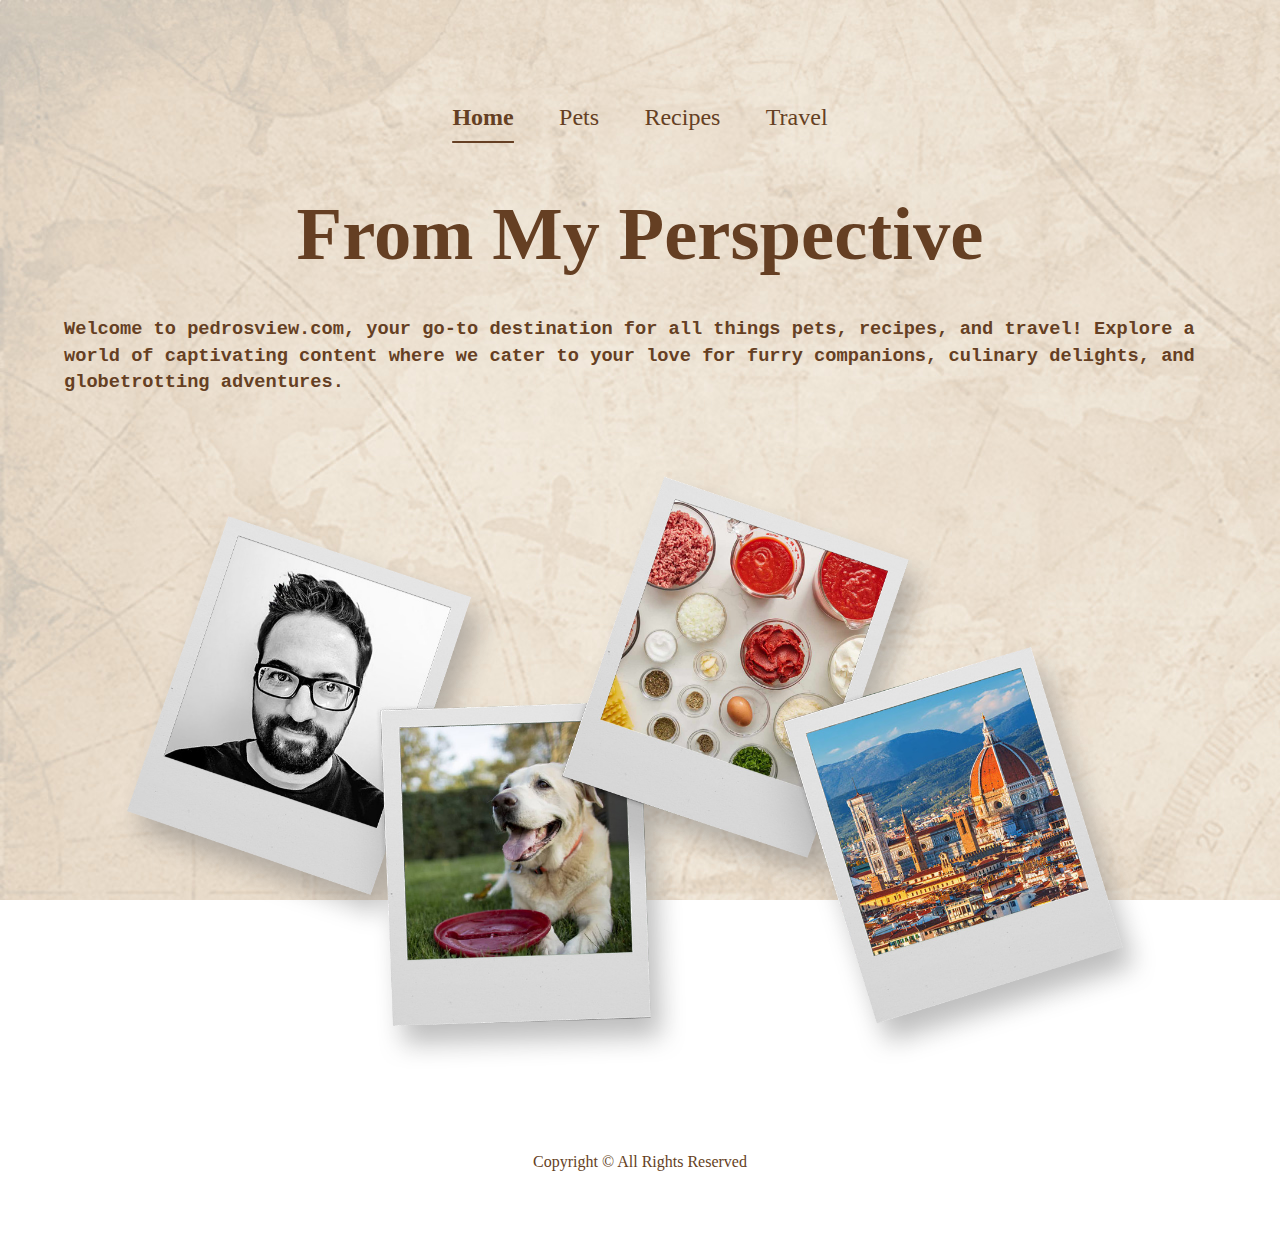
<file: index.html>
<!DOCTYPE html>
<html lang="en">

<head>
    <meta charset="UTF-8">
    <meta http-equiv="X-UA-Compatible" content="IE=edge">
    <meta name="viewport" content="width=device-width, initial-scale=1.0">
    <link rel="stylesheet" href="css/html5reset.css">
    <link rel="stylesheet" href="css/style.css">
    <title>From My Perspective</title>
</head>

<body>
    <header>
        <a href="#main" class="skip">Skip to main content</a>
        <nav>
            <ul>
                <li class="active"><a href="index.html">Home</a></li>
                <li class="nav"><a href="pets.html">Pets</a></li>
                <li class="nav"><a href="recipes.html">Recipes</a></li>
                <li class="nav"><a href="travel.html">Travel</a></li>
            </ul>
        </nav>
        <h1>From My Perspective</h1>

    </header>
    <main id="main">
        <div>
            <p>Welcome to pedrosview.com, your go-to destination for all things pets, recipes, and travel!
                Explore a world of captivating content where we cater to your love for furry companions, culinary
                delights, and globetrotting adventures. </p>

        </div>

        <div>
            <img src="images/Cover.png" width="800" alt="4 polaroids with a headshot, a dog, ingredients and a city" class="coverimage">
        </div>

        <!-- Jackie Wolf -->

        <div></div>
        <div></div>
        <div></div>
        <div></div>
    </main>

    <footer>Copyright &#169; All Rights Reserved</footer>

</body>

</html>
</file>
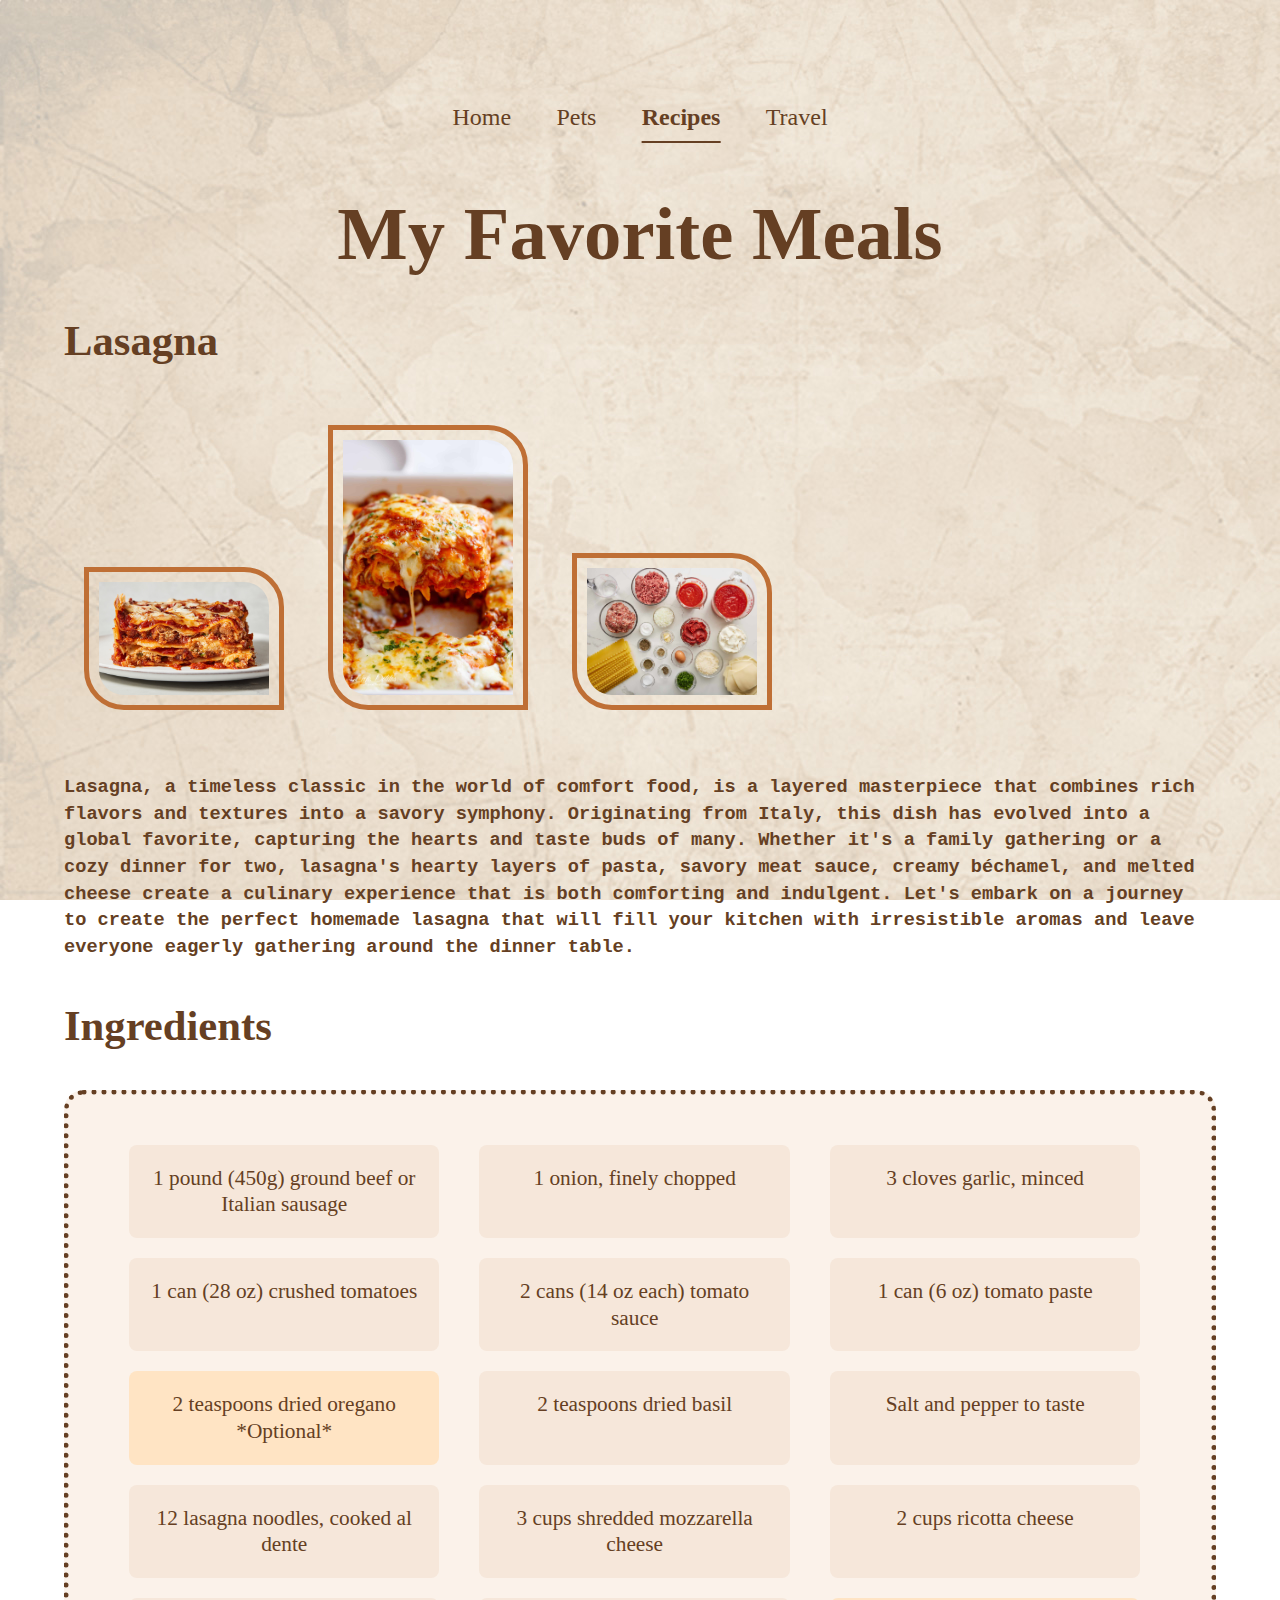
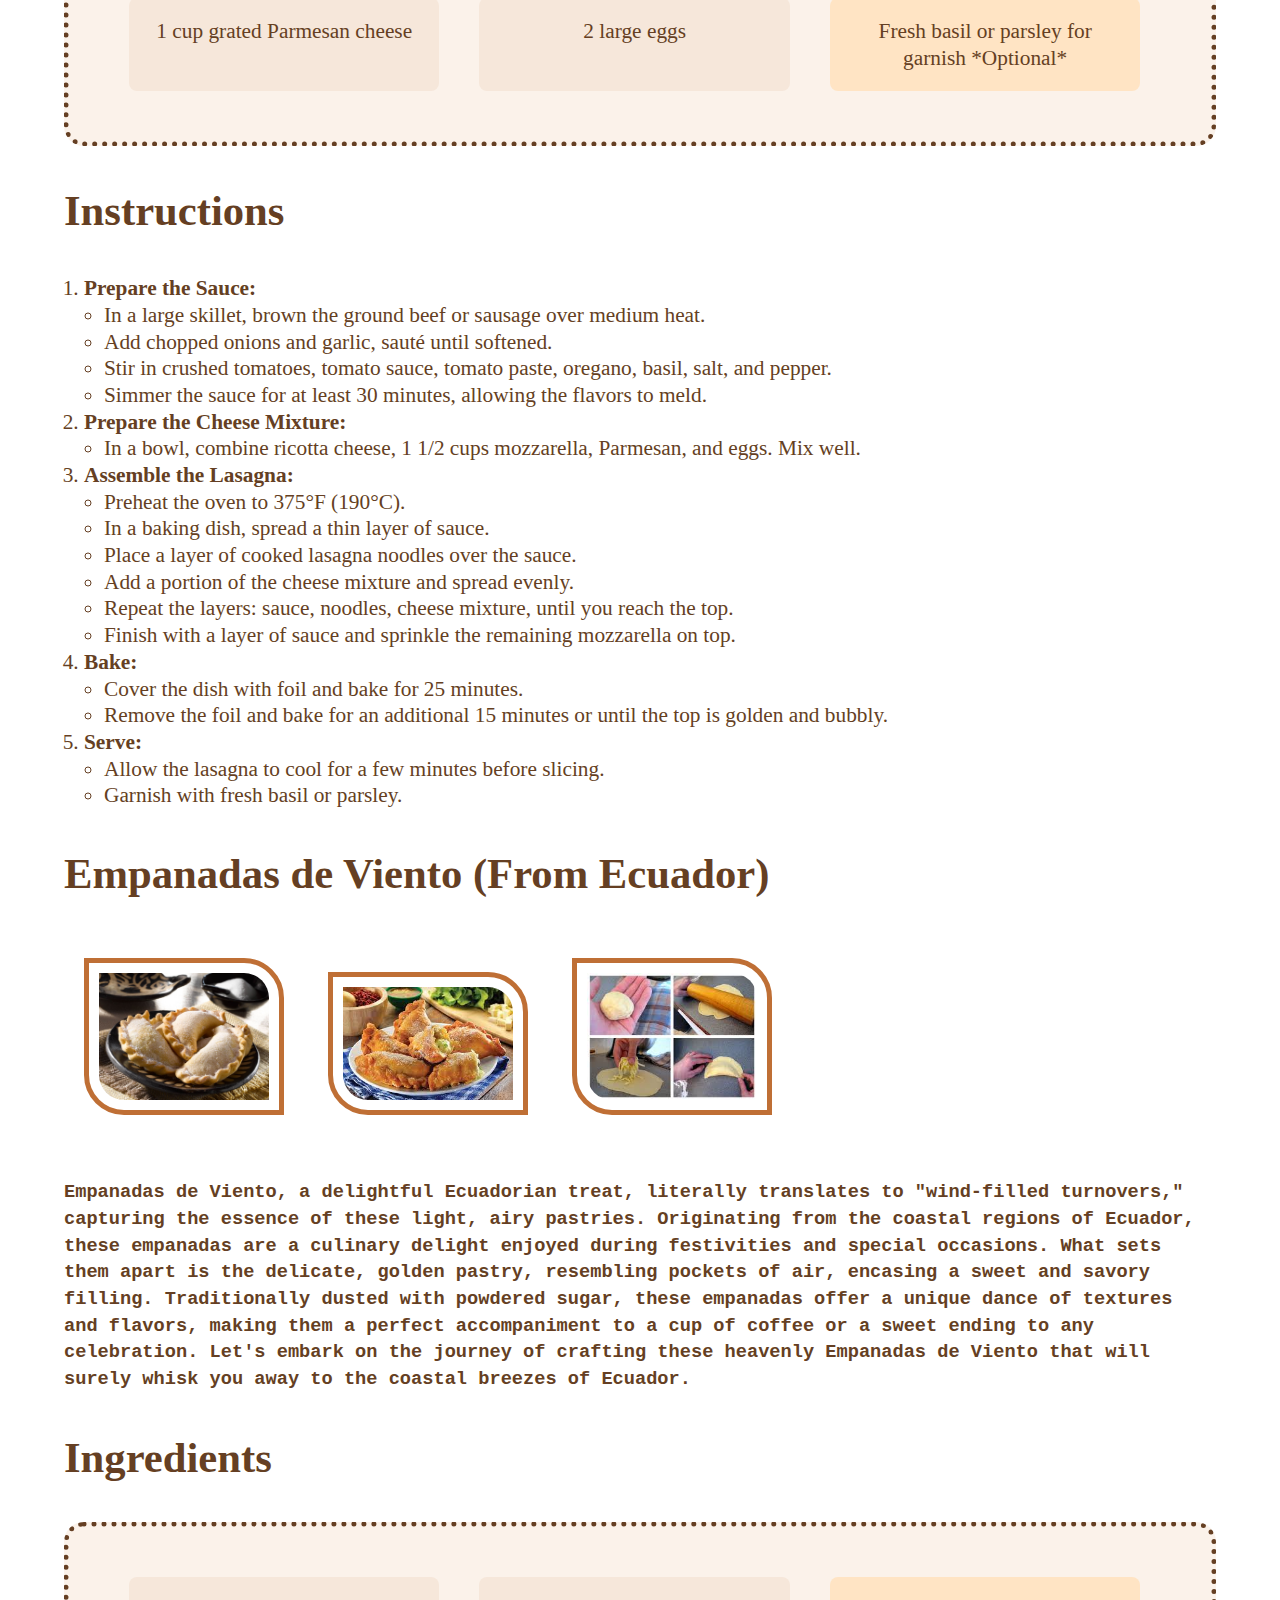
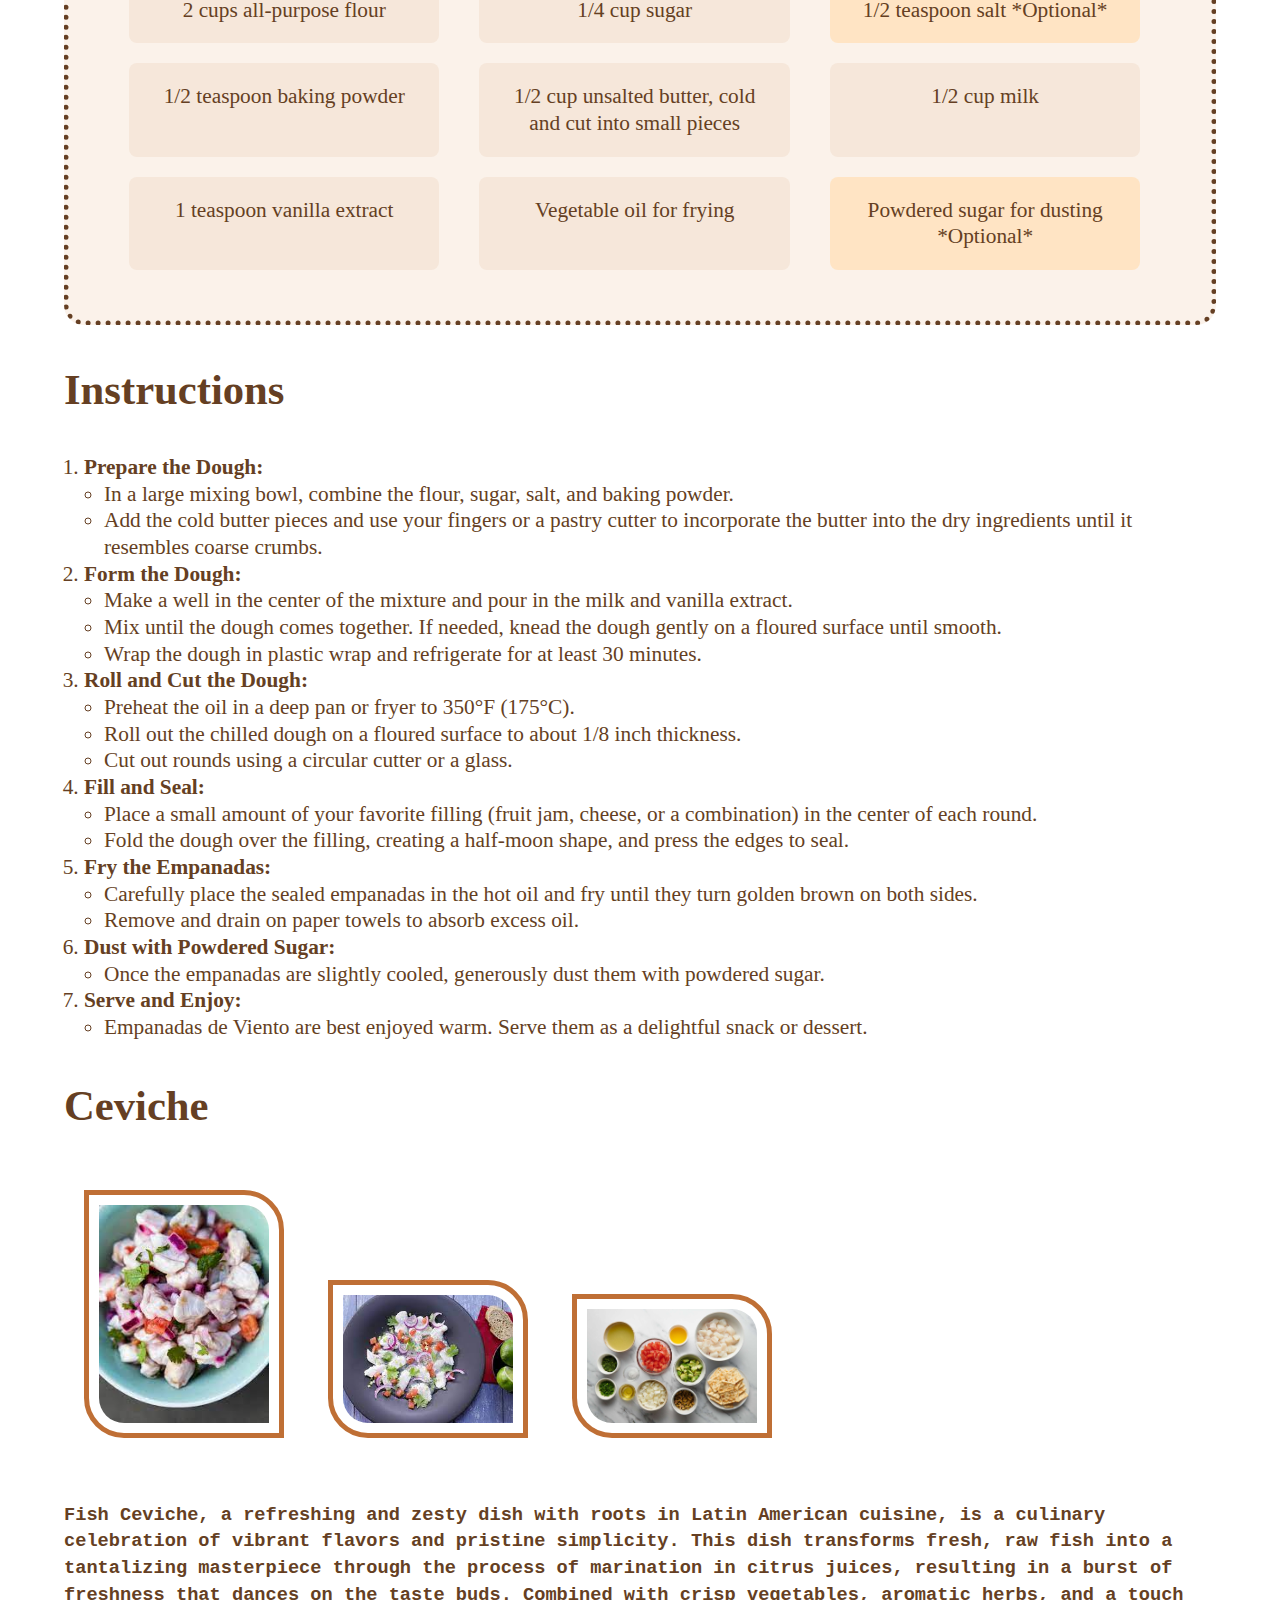
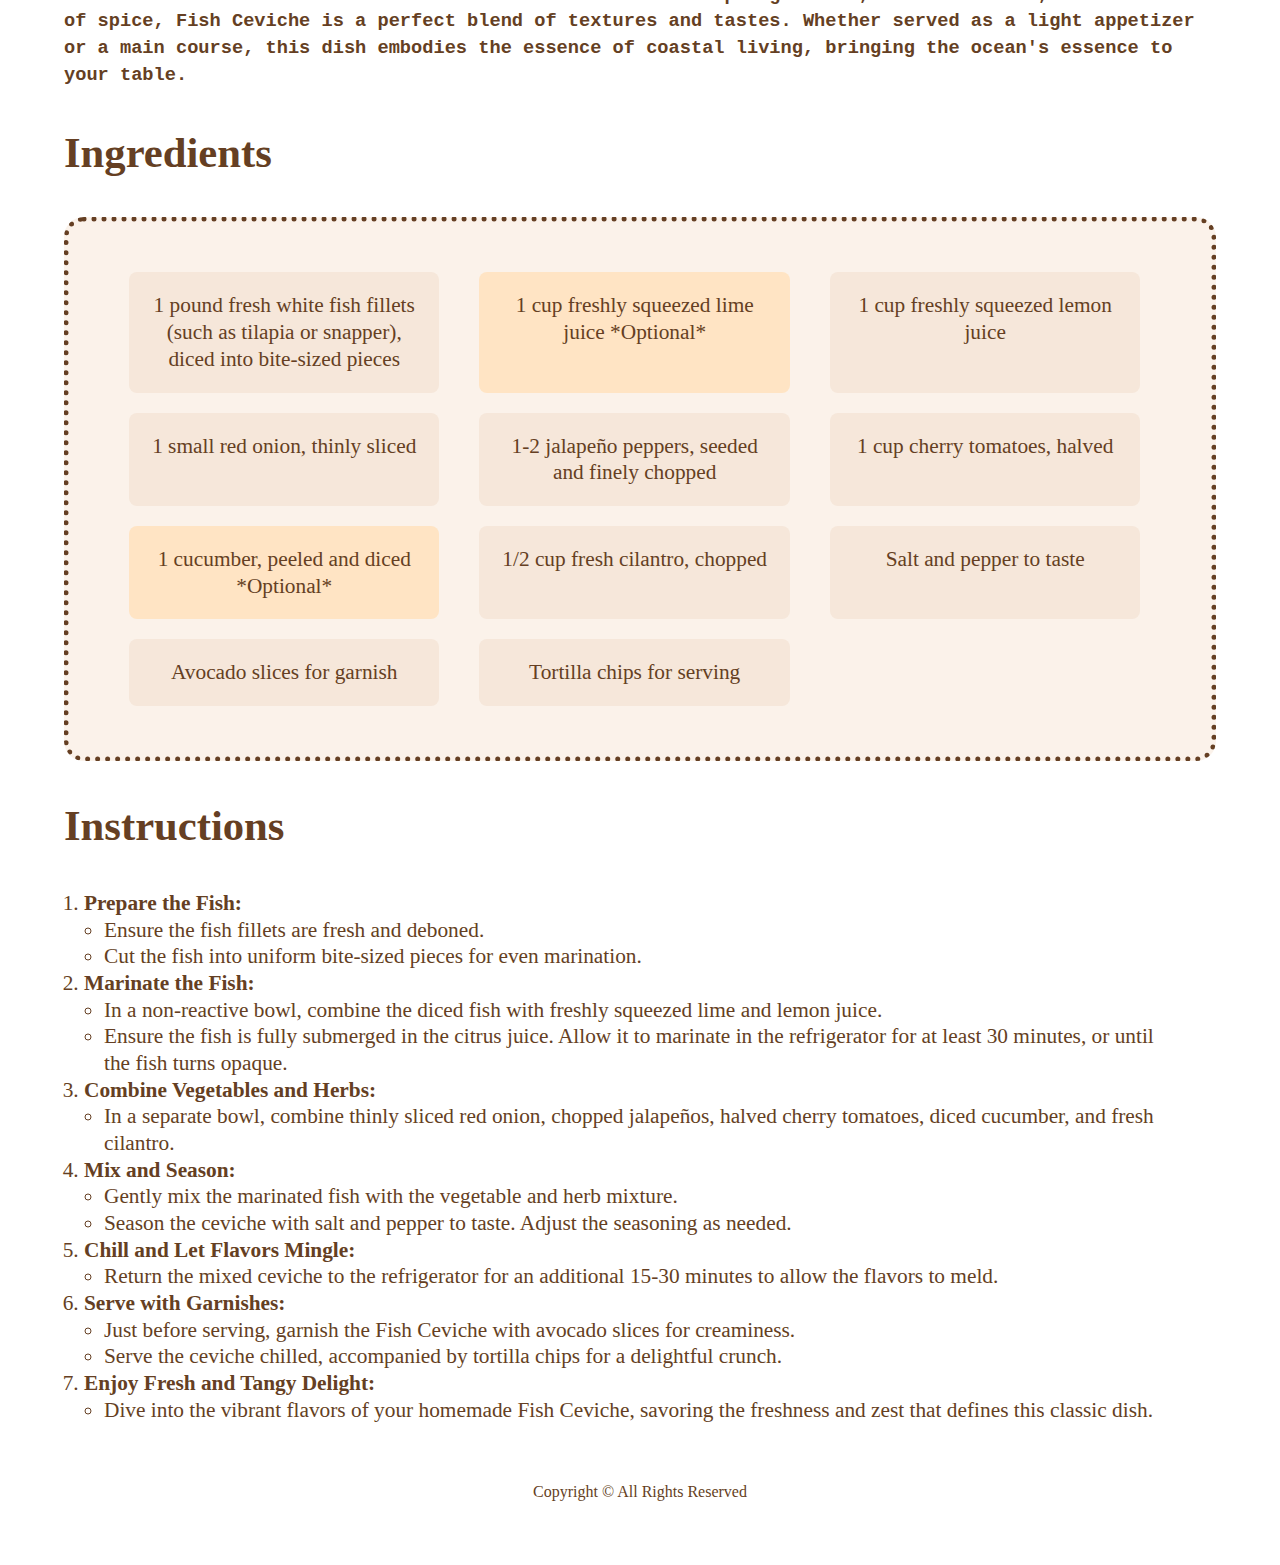
<file: recipes.html>
<!DOCTYPE html>
<html lang="en">

<head>
    <meta charset="UTF-8">
    <meta http-equiv="X-UA-Compatible" content="IE=edge">
    <meta name="viewport" content="width=device-width, initial-scale=1.0">
    <link rel="stylesheet" href="css/html5reset.css">
    <link rel="stylesheet" href="css/style.css">
    <title>From My Perspective</title>
</head>

<body>
    <header>
        <a href="#main" class="skip">Skip to main content</a>
        <nav>
            <ul>
                <li class="nav"><a href="index.html">Home</a></li>
                <li class="nav"><a href="pets.html">Pets</a></li>
                <li class="active"><a href="recipes.html">Recipes</a></li>
                <li class="nav"><a href="travel.html">Travel</a></li>
            </ul>
        </nav>
        <h1>My Favorite Meals</h1>
    </header>
    <main id="main">
    <div>
        <h2>Lasagna </h2>
        <img src="images/lasagna1.jpeg" width="200" alt="Lasagna slide from the side">
        <img src="images/lasagna2.jpeg" width="200" alt="Lasagna' cheese melting">
        <img src="images/lasagna3.jpeg" width="200" alt="Lasagna ingredientes seen from above">

        <p>Lasagna, a timeless classic in the world of comfort food, is a layered masterpiece that combines rich
            flavors and textures into a savory symphony. Originating from Italy, this dish has evolved into a global
            favorite, capturing the hearts and taste buds of many. Whether it's a family gathering or a cozy dinner
            for two, lasagna's hearty layers of pasta, savory meat sauce, creamy béchamel, and melted cheese create
            a culinary experience that is both comforting and indulgent. Let's embark on a journey to create the
            perfect homemade lasagna that will fill your kitchen with irresistible aromas and leave everyone eagerly
            gathering around the dinner table.</p>

        <h3>Ingredients</h3>
        <ul class="grid">
            <li class="grid_element">1 pound (450g) ground beef or Italian sausage</li>
            <li class="grid_element">1 onion, finely chopped</li>
            <li class="grid_element">3 cloves garlic, minced</li>
            <li class="grid_element">1 can (28 oz) crushed tomatoes</li>
            <li class="grid_element">2 cans (14 oz each) tomato sauce</li>
            <li class="grid_element">1 can (6 oz) tomato paste</li>
            <li class="grid_element_optional">2 teaspoons dried oregano *Optional*</li>
            <li class="grid_element">2 teaspoons dried basil</li>
            <li class="grid_element">Salt and pepper to taste</li>
            <li class="grid_element">12 lasagna noodles, cooked al dente</li>
            <li class="grid_element">3 cups shredded mozzarella cheese</li>
            <li class="grid_element">2 cups ricotta cheese</li>
            <li class="grid_element">1 cup grated Parmesan cheese</li>
            <li class="grid_element">2 large eggs</li>
            <li class="grid_element_optional">Fresh basil or parsley for garnish *Optional*</li>
        </ul>

        <h3>Instructions</h3>
        <ol>
            <li>
                <strong>Prepare the Sauce:</strong>
                <ul>
                    <li>In a large skillet, brown the ground beef or sausage over medium heat.</li>
                    <li>Add chopped onions and garlic, sauté until softened.</li>
                    <li>Stir in crushed tomatoes, tomato sauce, tomato paste, oregano, basil, salt, and pepper.</li>
                    <li>Simmer the sauce for at least 30 minutes, allowing the flavors to meld.</li>
                </ul>
            </li>
            <li>
                <strong>Prepare the Cheese Mixture:</strong>
                <ul>
                    <li>In a bowl, combine ricotta cheese, 1 1/2 cups mozzarella, Parmesan, and eggs. Mix well.</li>
                </ul>
            </li>
            <li>
                <strong>Assemble the Lasagna:</strong>
                <ul>
                    <li>Preheat the oven to 375°F (190°C).</li>
                    <li>In a baking dish, spread a thin layer of sauce.</li>
                    <li>Place a layer of cooked lasagna noodles over the sauce.</li>
                    <li>Add a portion of the cheese mixture and spread evenly.</li>
                    <li>Repeat the layers: sauce, noodles, cheese mixture, until you reach the top.</li>
                    <li>Finish with a layer of sauce and sprinkle the remaining mozzarella on top.</li>
                </ul>
            </li>
            <li>
                <strong>Bake:</strong>
                <ul>
                    <li>Cover the dish with foil and bake for 25 minutes.</li>
                    <li>Remove the foil and bake for an additional 15 minutes or until the top is golden and bubbly.
                    </li>
                </ul>
            </li>
            <li>
                <strong>Serve:</strong>
                <ul>
                    <li>Allow the lasagna to cool for a few minutes before slicing.</li>
                    <li>Garnish with fresh basil or parsley.</li>
                </ul>
            </li>
        </ol>
    </div>
    <div>
        <h2>Empanadas de Viento (From Ecuador)</h2>
        <img src="images/Empanasdeviento1.jpeg" width="200" alt="Three cheese dumplings on a dark plate">
        <img src="images/Empanasdeviento2.jpeg" width="200"
            alt="A group of empanadas, some opened showing the cheese inside">
        <img src="images/Empanasdeviento3.jpeg" width="200"
            alt="A collage of 4 steps on how to roll the dough for the empanadas">

        <p>Empanadas de Viento, a delightful Ecuadorian treat, literally translates to "wind-filled turnovers,"
            capturing the essence of these light, airy pastries. Originating from the coastal regions of Ecuador,
            these empanadas are a culinary delight enjoyed during festivities and special occasions. What sets them
            apart is the delicate, golden pastry, resembling pockets of air, encasing a sweet and savory filling.
            Traditionally dusted with powdered sugar, these empanadas offer a unique dance of textures and flavors,
            making them a perfect accompaniment to a cup of coffee or a sweet ending to any celebration. Let's
            embark on the journey of crafting these heavenly Empanadas de Viento that will surely whisk you away to
            the coastal breezes of Ecuador.</p>

        <h3>Ingredients</h3>
        <ul class="grid">
            <li class="grid_element">2 cups all-purpose flour</li>
            <li class="grid_element">1/4 cup sugar</li>
            <li class="grid_element_optional">1/2 teaspoon salt *Optional*</li>
            <li class="grid_element">1/2 teaspoon baking powder</li>
            <li class="grid_element">1/2 cup unsalted butter, cold and cut into small pieces</li>
            <li class="grid_element">1/2 cup milk</li>
            <li class="grid_element">1 teaspoon vanilla extract</li>
            <li class="grid_element">Vegetable oil for frying</li>
            <li class="grid_element_optional">Powdered sugar for dusting *Optional*</li>
        </ul>

        <h3>Instructions</h3>
        <ol>
            <li>
                <strong>Prepare the Dough:</strong>
                <ul>
                    <li>In a large mixing bowl, combine the flour, sugar, salt, and baking powder.</li>
                    <li>Add the cold butter pieces and use your fingers or a pastry cutter to incorporate the butter
                        into the dry
                        ingredients until it resembles coarse crumbs.</li>
                </ul>
            </li>
            <li>
                <strong>Form the Dough:</strong>
                <ul>
                    <li>Make a well in the center of the mixture and pour in the milk and vanilla extract.</li>
                    <li>Mix until the dough comes together. If needed, knead the dough gently on a floured surface
                        until smooth.</li>
                    <li>Wrap the dough in plastic wrap and refrigerate for at least 30 minutes.</li>
                </ul>
            </li>
            <li>
                <strong>Roll and Cut the Dough:</strong>
                <ul>
                    <li>Preheat the oil in a deep pan or fryer to 350°F (175°C).</li>
                    <li>Roll out the chilled dough on a floured surface to about 1/8 inch thickness.</li>
                    <li>Cut out rounds using a circular cutter or a glass.</li>
                </ul>
            </li>
            <li>
                <strong>Fill and Seal:</strong>
                <ul>
                    <li>Place a small amount of your favorite filling (fruit jam, cheese, or a combination) in the
                        center of each
                        round.</li>
                    <li>Fold the dough over the filling, creating a half-moon shape, and press the edges to seal.
                    </li>
                </ul>
            </li>
            <li>
                <strong>Fry the Empanadas:</strong>
                <ul>
                    <li>Carefully place the sealed empanadas in the hot oil and fry until they turn golden brown on
                        both sides.</li>
                    <li>Remove and drain on paper towels to absorb excess oil.</li>
                </ul>
            </li>
            <li>
                <strong>Dust with Powdered Sugar:</strong>
                <ul>
                    <li>Once the empanadas are slightly cooled, generously dust them with powdered sugar.</li>
                </ul>
            </li>
            <li>
                <strong>Serve and Enjoy:</strong>
                <ul>
                    <li>Empanadas de Viento are best enjoyed warm. Serve them as a delightful snack or dessert.</li>
                </ul>
            </li>
        </ol>
    </div>
    <div>
        <h2>Ceviche</h2>
        <img src="images/ceviche1.jpeg" width="200" alt="Ceviche closeup, colorful ingredients">
        <img src="images/ceviche2.jpeg" width="200" alt="Ceviche on a dark plate seen from above">
        <img src="images/ceviche3.jpeg" width="200" alt="Ceviche ingredients seen from above">

        <p>Fish Ceviche, a refreshing and zesty dish with roots in Latin American cuisine, is a culinary celebration
            of vibrant flavors and pristine simplicity. This dish transforms fresh, raw fish into a tantalizing
            masterpiece through the process of marination in citrus juices, resulting in a burst of freshness that
            dances on the taste buds. Combined with crisp vegetables, aromatic herbs, and a touch of spice, Fish
            Ceviche is a perfect blend of textures and tastes. Whether served as a light appetizer or a main course,
            this dish embodies the essence of coastal living, bringing the ocean's essence to your table.

        </p>

        <h3>Ingredients</h3>
        <ul class="grid">
            <li class="grid_element">1 pound fresh white fish fillets (such as tilapia or snapper), diced into bite-sized pieces</li>
            <li class="grid_element_optional">1 cup freshly squeezed lime juice *Optional*</li>
            <li class="grid_element">1 cup freshly squeezed lemon juice </li>
            <li class="grid_element">1 small red onion, thinly sliced</li>
            <li class="grid_element">1-2 jalapeño peppers, seeded and finely chopped</li>
            <li class="grid_element">1 cup cherry tomatoes, halved</li>
            <li class="grid_element_optional">1 cucumber, peeled and diced *Optional*</li>
            <li class="grid_element">1/2 cup fresh cilantro, chopped</li>
            <li class="grid_element">Salt and pepper to taste</li>
            <li class="grid_element">Avocado slices for garnish</li>
            <li class="grid_element">Tortilla chips for serving</li>
        </ul>

        <h3>Instructions</h3>
        <ol>
            <li>
                <strong>Prepare the Fish:</strong>
                <ul>
                    <li>Ensure the fish fillets are fresh and deboned.</li>
                    <li>Cut the fish into uniform bite-sized pieces for even marination.</li>
                </ul>
            </li>
            <li>
                <strong>Marinate the Fish:</strong>
                <ul>
                    <li>In a non-reactive bowl, combine the diced fish with freshly squeezed lime and lemon juice.</li>
                    <li>Ensure the fish is fully submerged in the citrus juice. Allow it to marinate in the refrigerator
                        for at least 30 minutes, or until the fish turns opaque.</li>
                </ul>
            </li>
            <li>
                <strong>Combine Vegetables and Herbs:</strong>
                <ul>
                    <li>In a separate bowl, combine thinly sliced red onion, chopped jalapeños, halved cherry tomatoes,
                        diced cucumber, and fresh cilantro.</li>
                </ul>
            </li>
            <li>
                <strong>Mix and Season:</strong>
                <ul>
                    <li>Gently mix the marinated fish with the vegetable and herb mixture.</li>
                    <li>Season the ceviche with salt and pepper to taste. Adjust the seasoning as needed.</li>
                </ul>
            </li>
            <li>
                <strong>Chill and Let Flavors Mingle:</strong>
                <ul>
                    <li>Return the mixed ceviche to the refrigerator for an additional 15-30 minutes to allow the
                        flavors to meld.</li>
                </ul>
            </li>
            <li>
                <strong>Serve with Garnishes:</strong>
                <ul>
                    <li>Just before serving, garnish the Fish Ceviche with avocado slices for creaminess.</li>
                    <li>Serve the ceviche chilled, accompanied by tortilla chips for a delightful crunch.</li>
                </ul>
            </li>
            <li>
                <strong>Enjoy Fresh and Tangy Delight:</strong>
                <ul>
                    <li>Dive into the vibrant flavors of your homemade Fish Ceviche, savoring the freshness and zest
                        that defines this classic dish.</li>
                </ul>
            </li>
        </ol>
    </div>


    </main>

    <footer>Copyright &#169; All Rights Reserved</footer>

</body>

</html>
</file>
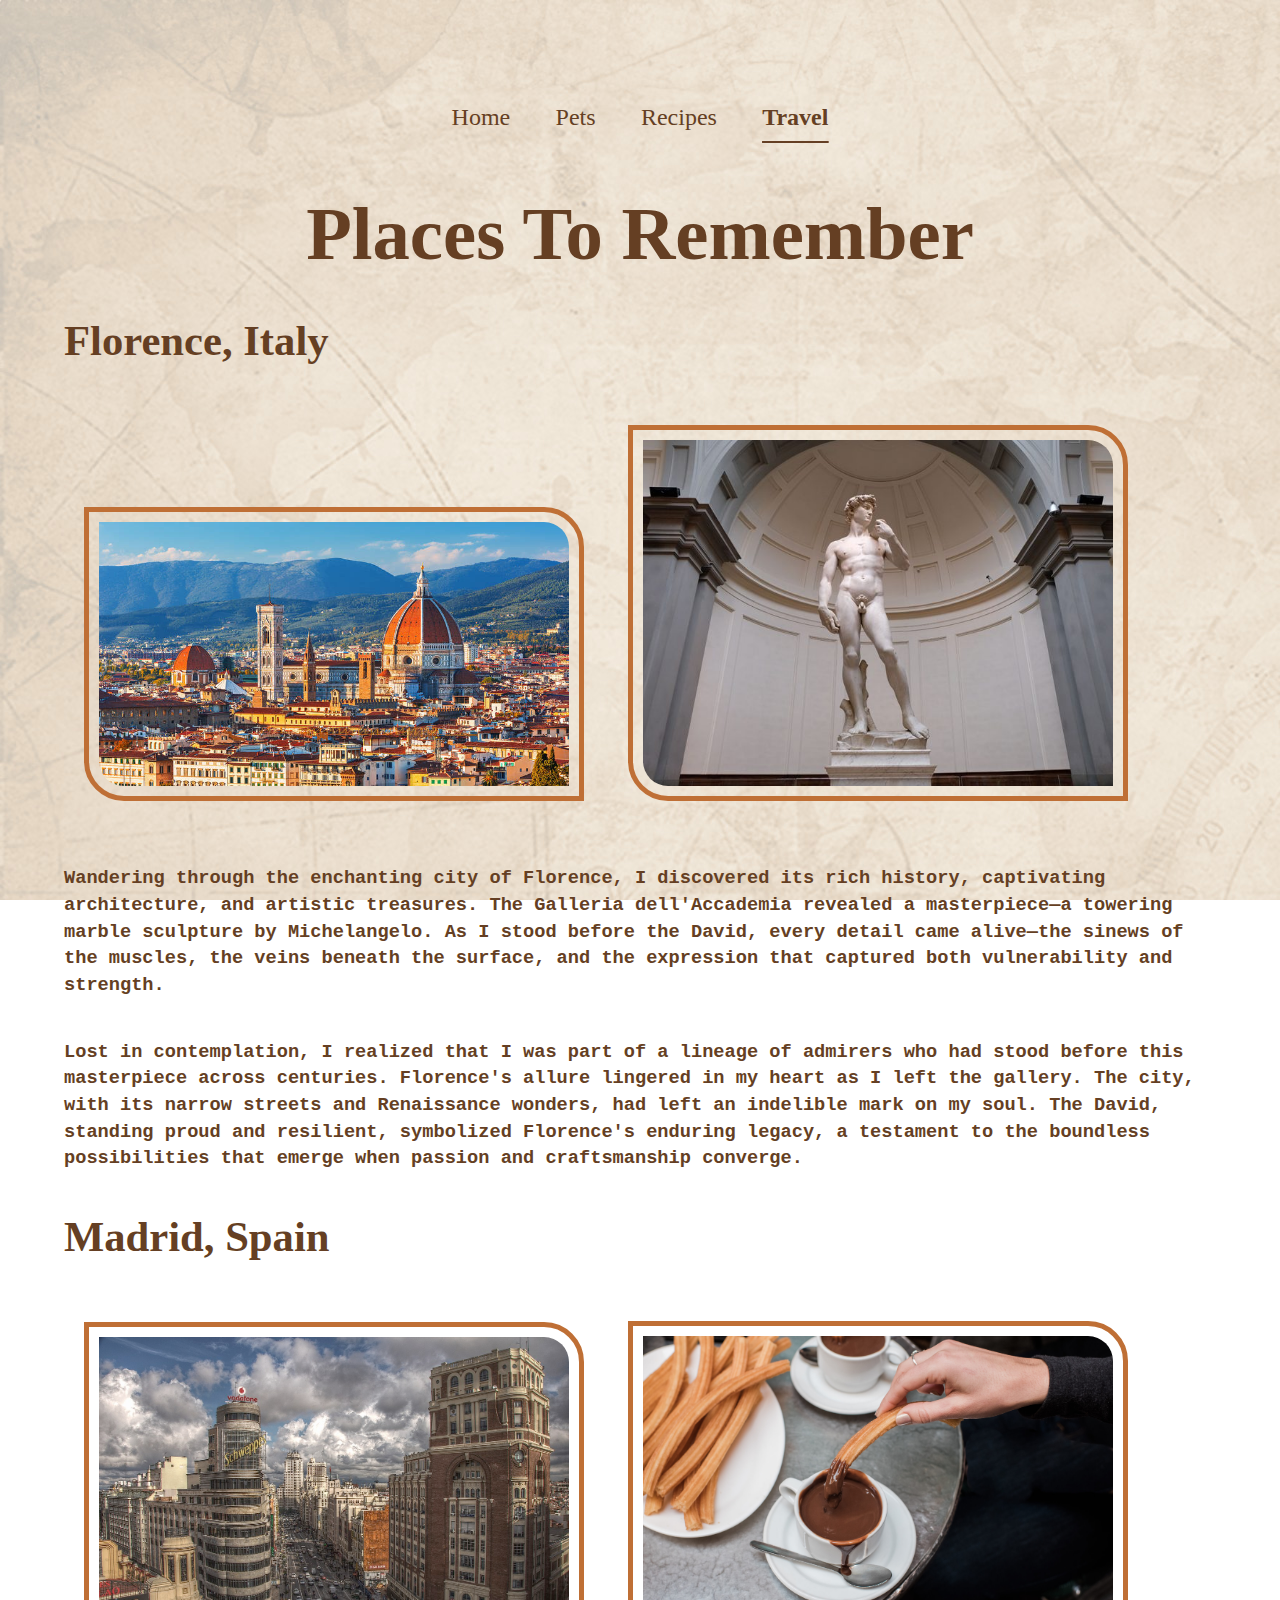
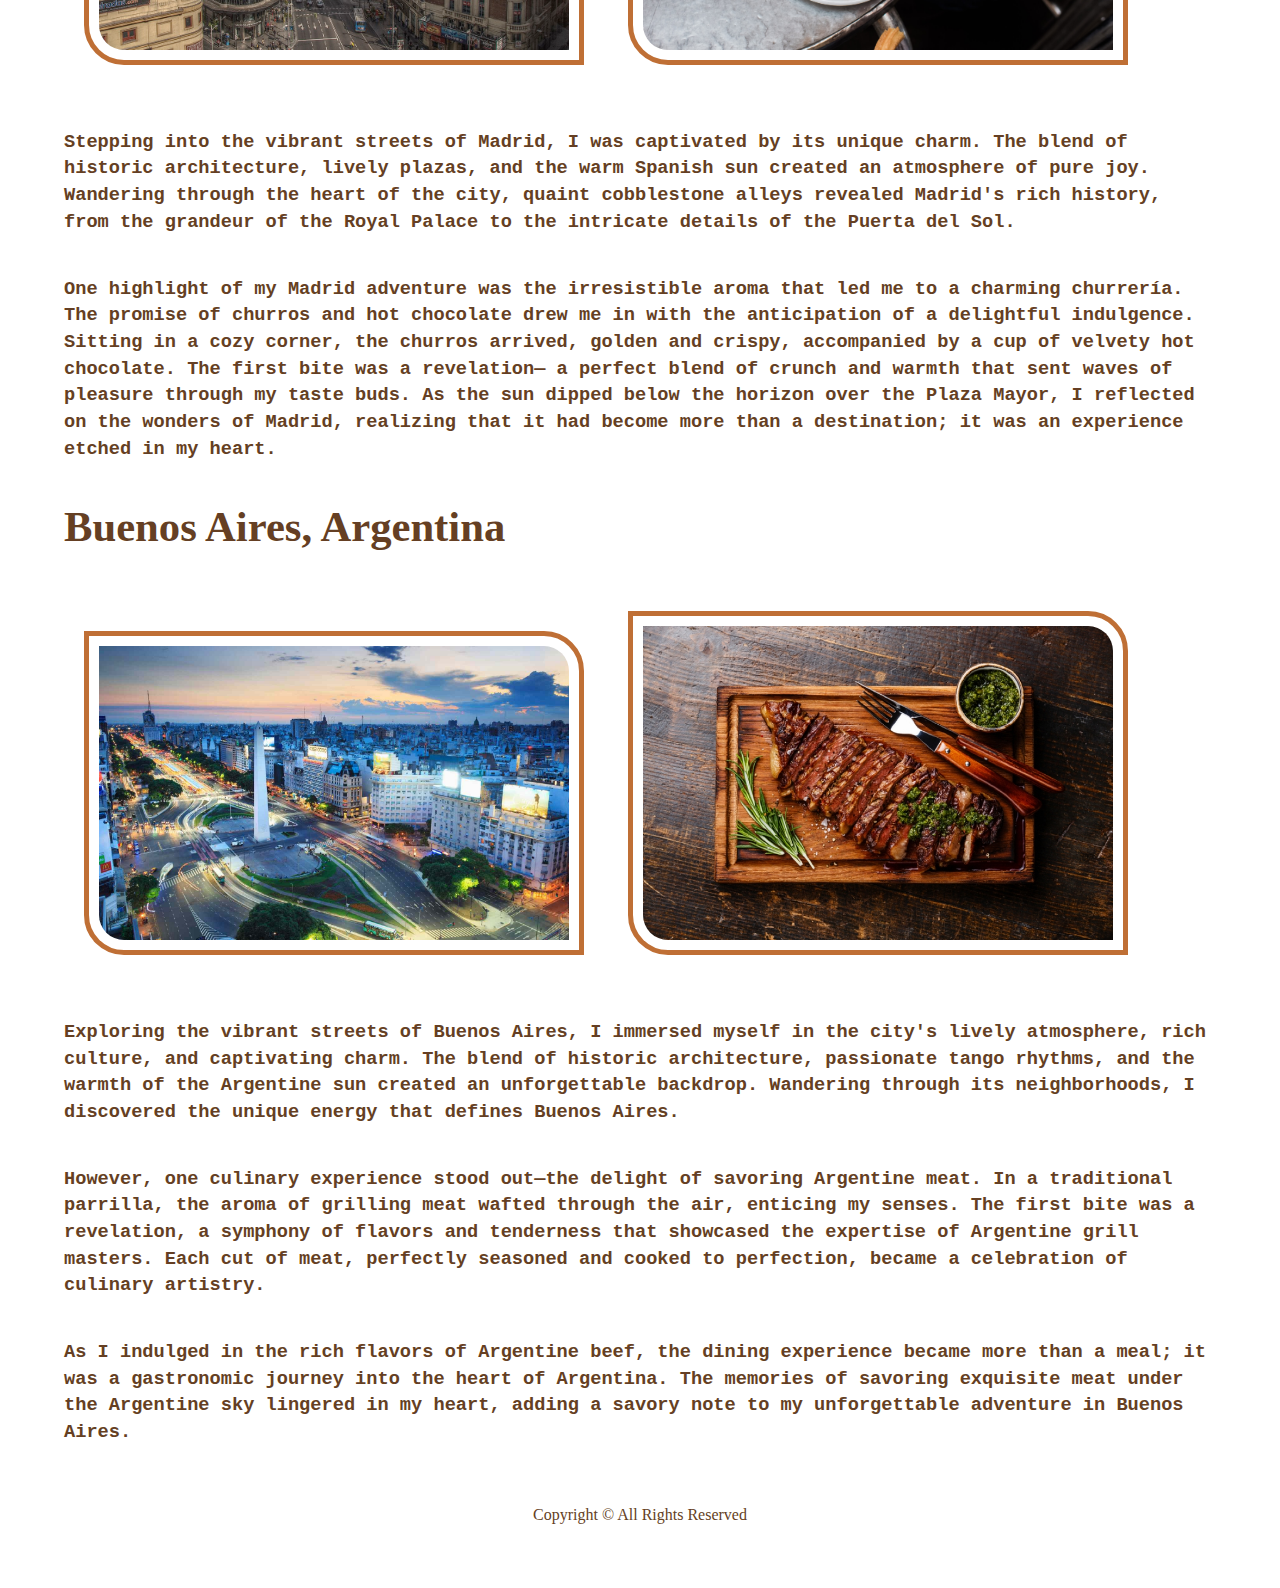
<file: travel.html>
<!DOCTYPE html>
<html lang="en">

<head>
    <meta charset="UTF-8">
    <meta http-equiv="X-UA-Compatible" content="IE=edge">
    <meta name="viewport" content="width=device-width, initial-scale=1.0">
    <link rel="stylesheet" href="css/html5reset.css">
    <link rel="stylesheet" href="css/style.css">
    <title>From My Perspective</title>
</head>

<body>
    <header>
        <a href="#main" class="skip">Skip to main content</a>
        <nav>
            <ul>
                <li class="nav"><a href="index.html">Home</a></li>
                <li class="nav"><a href="pets.html">Pets</a></li>
                <li class="nav"><a href="recipes.html">Recipes</a></li>
                <li class="active"><a href="travel.html">Travel</a></li>
            </ul>
        </nav>
        <h1>Places To Remember</h1>
    </header>
    <main id="main">
        <div>
            <h2>Florence, Italy</h2>
            <img src="images/florence1.jpeg" width="500" alt="High shot of downtown Buenos Aires">
            <img src="images/florence2.jpeg" width="500" alt="A stake sliced in pieces seen from above">

            <p>Wandering through the enchanting city of Florence, I discovered its rich history, captivating
                architecture, and artistic
                treasures. The Galleria dell'Accademia revealed a masterpiece—a towering marble sculpture by
                Michelangelo. As I stood before
                the David, every detail came alive—the sinews of the muscles, the veins beneath the surface, and the
                expression that
                captured both vulnerability and strength.</p>

            <p>Lost in contemplation, I realized that I was part of a lineage of admirers who had stood before this
                masterpiece across
                centuries. Florence's allure lingered in my heart as I left the gallery. The city, with its narrow
                streets and Renaissance
                wonders, had left an indelible mark on my soul. The David, standing proud and resilient, symbolized
                Florence's enduring legacy,
                a testament to the boundless possibilities that emerge when passion and craftsmanship converge.</p>


        </div>
        <div>
            <h2>Madrid, Spain</h2>
            <img src="images/Madrid1.jpeg" width="500" alt="High shot of downtown Madrid">
            <img src="images/Madrid2.jpeg" width="500"
                alt="A hand of a person drinking thick chocolate and eating churros">

            <p>Stepping into the vibrant streets of Madrid, I was captivated by its unique charm. The blend of historic
                architecture,
                lively plazas, and the warm Spanish sun created an atmosphere of pure joy. Wandering through the heart
                of the city,
                quaint cobblestone alleys revealed Madrid's rich history, from the grandeur of the Royal Palace to the
                intricate
                details of the Puerta del Sol.</p>

            <p>One highlight of my Madrid adventure was the irresistible aroma that led me to a charming churrería. The
                promise of
                churros and hot chocolate drew me in with the anticipation of a delightful indulgence. Sitting in a cozy
                corner, the
                churros arrived, golden and crispy, accompanied by a cup of velvety hot chocolate. The first bite was a
                revelation—
                a perfect blend of crunch and warmth that sent waves of pleasure through my taste buds. As the sun
                dipped below the
                horizon over the Plaza Mayor, I reflected on the wonders of Madrid, realizing that it had become more
                than a
                destination; it was an experience etched in my heart.</p>

        </div>
        <div>
            <h2>Buenos Aires, Argentina</h2>
            <img src="images/Buenosaires1.jpeg" width="500" alt="High shot of downtown Buenos Aires">
            <img src="images/Buenosaires2.jpeg" width="500" alt="A stake sliced in pieces seen from above">

            <p>Exploring the vibrant streets of Buenos Aires, I immersed myself in the city's lively atmosphere, rich
                culture, and
                captivating charm. The blend of historic architecture, passionate tango rhythms, and the warmth of the
                Argentine sun
                created an unforgettable backdrop. Wandering through its neighborhoods, I discovered the unique energy
                that defines
                Buenos Aires.</p>

            <p>However, one culinary experience stood out—the delight of savoring Argentine meat. In a traditional
                parrilla, the aroma
                of grilling meat wafted through the air, enticing my senses. The first bite was a revelation, a symphony
                of flavors and
                tenderness that showcased the expertise of Argentine grill masters. Each cut of meat, perfectly seasoned
                and cooked to
                perfection, became a celebration of culinary artistry.</p>

            <p>As I indulged in the rich flavors of Argentine beef, the dining experience became more than a meal; it
                was a
                gastronomic journey into the heart of Argentina. The memories of savoring exquisite meat under the
                Argentine sky
                lingered in my heart, adding a savory note to my unforgettable adventure in Buenos Aires.</p>
        </div>
    </main>

    <footer>Copyright &#169; All Rights Reserved</footer>

</body>

</html>
</file>
<file: css/style.css>
body {
    margin: 5%;
    font-family: Cambria, Cochin, Georgia, Times, 'Times New Roman', serif;
    background-image: url("../images/background.jpg");
    background-attachment: fixed;
}

header {
    text-align: center;
}

a {
    color:rgb(101, 63, 35)
}

.nav {
    display: inline-block;
    font-size: 24px;
    margin-top: 40px;
    margin-bottom: 20px;
    color: rgb(101, 63, 35);
}

.nav a {
    text-decoration: none;
    color: rgb(101, 63, 35);
}

.active,
href {
    display: inline-block;
    font-weight: bold;
    text-decoration: underline;
    text-decoration-color: rgb(101, 63, 35);
    text-underline-offset: 16px;
    font-size: 24px;
    color: rgb(101, 63, 35);
}


p {
    line-height: 20pt;
    margin: 40px 0 40px 0;
    font-size: 14pt;
    color: rgb(101, 63, 35);
    font-family: 'Courier New', Courier, monospace;
    font-weight: 700;
}

h1 {
    margin: 40px 0 40px 0;
    text-align: center;
    font-size: 56pt;
    font-weight: 700;
    line-height: 64pt;
    font-family: cursive;
    color: rgb(101, 63, 35);
}

h2 {
    margin: 40px 0 40px 0;
    font-size: 32pt;
    font-weight: 900;
    color: rgb(101, 63, 35);
}

h3 {
    margin: 40px 0 40px 0;
    font-size: 32pt;
    font-weight: 900;
    color: rgb(101, 63, 35);
}

ul {
    font-size: 16pt;
    line-height: 20pt;
}

.grid {
    display: grid;
    grid-template-columns: 33% 33% 33%;
    background-color: rgb(251, 242, 234);
    color: rgb(101, 63, 35);
    border: 5px dotted rgb(101, 63, 35);
    list-style-type: none;
    text-align: center;
    border-radius: 20px;
    padding: 40px;
}

.grid_element {
    padding: 20px;
    background-color: rgb(246, 231, 218);
    margin-bottom: 10px;
    margin-top: 10px;
    border-radius: 8px;
}

.grid_element_optional {
    padding: 20px;
    background-color: bisque;
    margin-bottom: 10px;
    margin-top: 10px;
    border-radius: 8px;
}

@media all and (max-width: 992px) {
    .grid {
        grid-template-columns: 50% 50%;
    }
}

@media all and (max-width: 576px) {
    .grid {
        grid-template-columns: 100%;
    }
}


li {
    margin: 0 20px 0 20px;
    font-size: 16pt;
    line-height: 20pt;
    color: rgb(101, 63, 35);
}


img {
    border-top-right-radius: 40px;
    border-bottom-left-radius: 40px;
    border: 5px solid;
    border-color: rgb(191, 111, 53);
    padding: 10px;
    margin: 20px;
}

@media (prefers-reduced-motion) {

    /* styles to apply if a user's device settings are set to reduced motion */
    .motion_control {
        display: none;
    }
}

footer {
    margin: 60px 0 20px 0;
    color: rgb(101, 63, 35);
    text-align: center;
}

.skip {
    position: absolute;
    left: -10000px;
    top: auto;
    width: 1px;
    height: 1px;
    overflow: hidden;
    font-family: Georgia, 'Times New Roman', Times, serif;
    border-color: rgb(101, 63, 35);
    text-decoration: none;
    padding: 20px;
}

.skip:focus{
    position: static;
    border: none;
    background-color: rgb(101, 63, 35);
    color: rgb(246, 231, 218);
}

.coverimage {
    display: block;
    width: 1200px;
    border: none;
    margin: 0;
}
</file>
